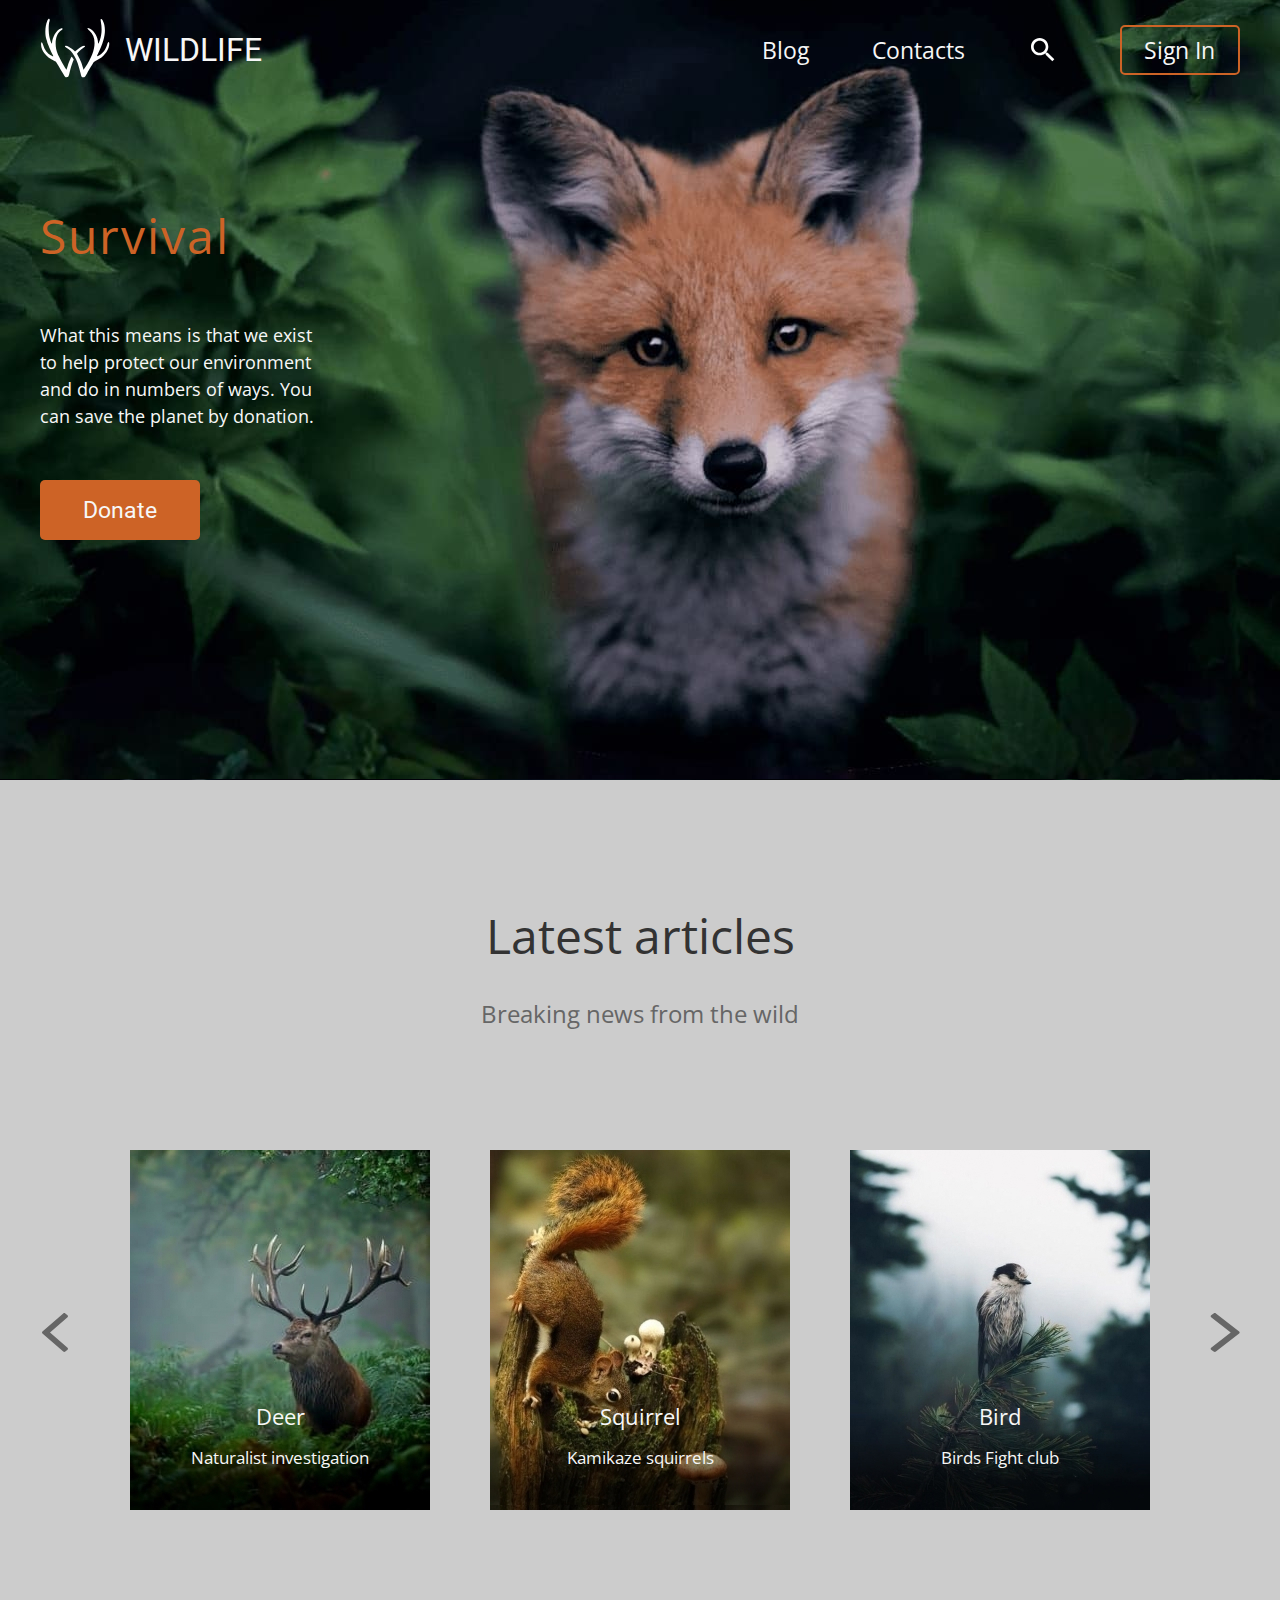
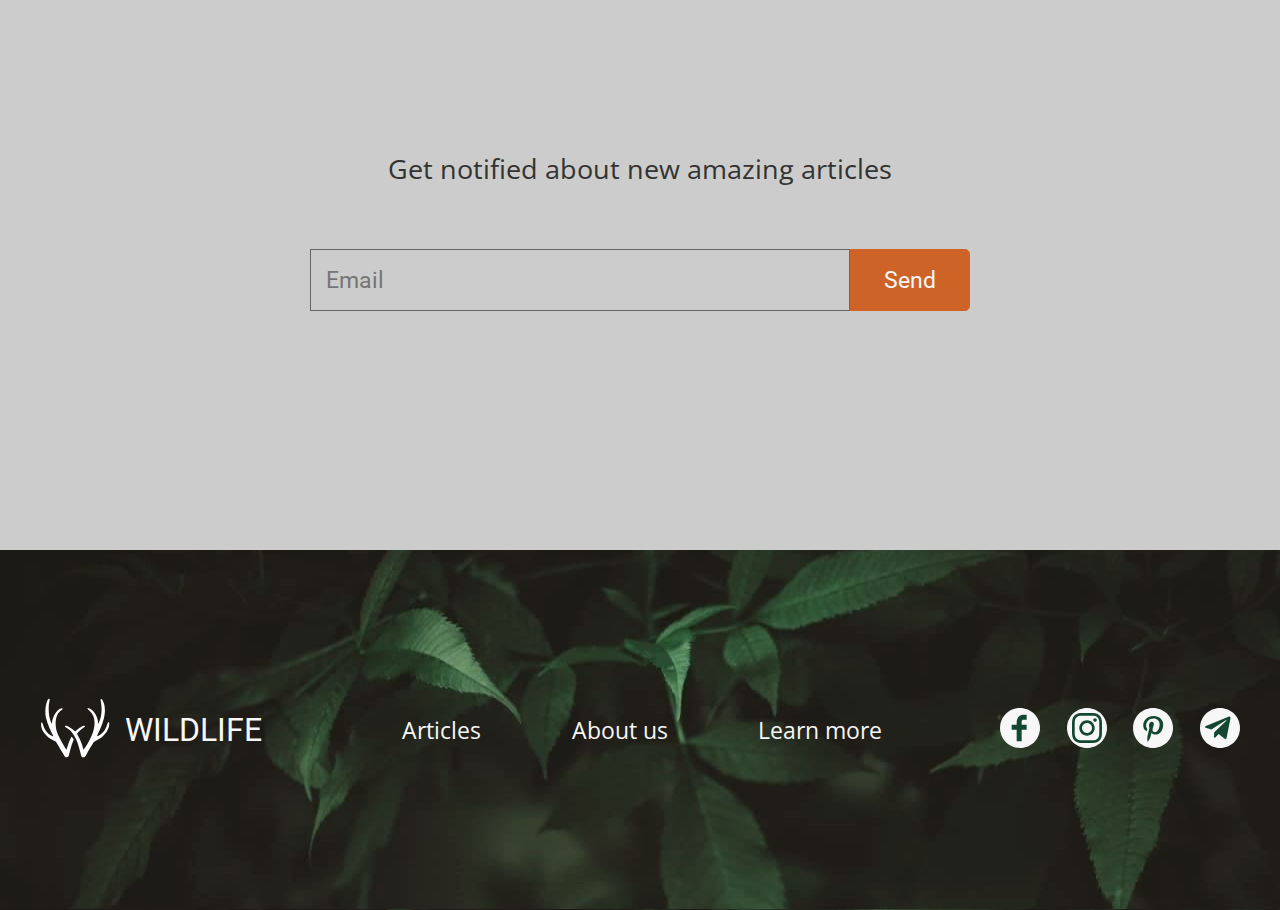
<file: index.html>
<!DOCTYPE html>
<html lang="en">

<head>
    <meta charset="UTF-8">
    <meta http-equiv="X-UA-Compatible" content="IE=edge">
    <meta name="viewport" content="width=device-width, initial-scale=1.0">
    <link rel="stylesheet" href="styles.css">
    <link rel="preconnect" href="https://fonts.gstatic.com">
    <link href="https://fonts.googleapis.com/css2?family=Open+Sans&family=Roboto&display=swap" rel="stylesheet">
    <title>Document</title>
</head>

<body>
    <div class="top-root">
        <div class="top-model">
            <div class="top-content">
                <header>
                    <div class="logo">
                        <a href="#"><img class="logo" src="assets/Logo.svg" alt="logo" id="interactive"></a>
                        <h1 class="logo">WILDLIFE</h1>
                    </div>
                    <nav class="top">
                        <ul class="nav-content">
                            <li class="nav-item blog">
                                <a href="#" class="nav-item">Blog</a>
                            </li>
                            <li class="nav-item contacts">
                                <a href="#" class="nav-item">Contacts</a>
                            </li>
                            <li class="nav-item search">
                                <a href="#" class="nav-item"><img src="assets/Search.svg" alt="Search"></a>
                            </li>
                            <li class="nav-item signIn" id="interactive">
                                <a href="#" class="nav-item signIn">Sign In</a>
                            </li>
                        </ul>
                    </nav>
                </header>
                <section class="survival">
                    <h1 class="survival">Survival</h1>
                    <p class="survival">
                        What this means is that we exist to help protect our environment and do in numbers of ways. You
                        can save the planet by donation.
                    </p>
                    <div class="survival-button">Donate</div>
                </section>
            </div>
        </div>
    </div>
    <div class="middle-root">
        <div class="middle-model">
            <div class="middle-content">
                <section class="latestArticles">
                    <h2 class="latestArticles">Latest articles</h2>
                    <p class="motto">Breaking news from the wild</p>
                    <div class="slider-container">
                        <div class="slider-content">
                            <div class="slider-leftArrow">
                                <img src="assets/LeftArrow.svg" alt="Left arrow" id="interactive">
                            </div>
                            <div class="slider-item">
                                <a href="#"><img src="assets/Deer.jpg" alt="Deer"></a>
                                <div class="slider-description">
                                    <h4 class="slider-item__name">Deer</h4>
                                    <p class="slider-item__description">Naturalist investigation</p>
                                </div>
                            </div>
                            <div class="slider-item">
                                <a href="#"><img src="assets/Squirrel.jpg" alt="Squirrel"></a>
                                <div class="slider-description">
                                    <h4 class="slider-item__name">Squirrel</h4>
                                    <p class="slider-item__description">Kamikaze squirrels</p>
                                </div>
                            </div>
                            <div class="slider-item">
                                <a href="#"><img src="assets/Bird.jpg" alt="Bird"></a>
                                <div class="slider-description">
                                    <h4 class="slider-item__name">Bird</h4>
                                    <p class="slider-item__description">Birds Fight club</p>
                                </div>
                            </div>
                            <div class="slider-rightArrow">
                                <img src="assets/RightArrow.svg" alt="Right arrow" id="interactive">
                            </div>
                        </div>
                    </div>
                </section>
                <section class="getNofified">
                    <h3 class="getNofified">Get notified about new amazing articles</h3>
                    <div class="input-container">
                        <form class="email-input">
                            <div class="input-field">
                                <input type="email" class="field" placeholder="Email" size="30px">
                            </div>
                            <div class="input-button">
                                <input type="submit" class="button" value="Send">
                            </div>
                        </form>
                    </div>
                </section>
            </div>
        </div>
    </div>
    <div class="bottom-root">
        <div class="bottom-model">
            <footer>
                <div class="logo">
                    <a href="#"><img class="logo" src="assets/Logo.svg" alt="logo" id="interactive"></a>
                    <h1 class="logo">WILDLIFE</h1>
                </div>
                <nav class="bottom">
                    <div class="nav-links">
                        <ul class="nav-content">
                            <li class="nav-item">
                                <a href="#" class="nav-item">Articles</a>
                            </li>
                            <li class="nav-item">
                                <a href="#" class="nav-item">About us</a>
                            </li>
                            <li class="nav-item">
                                <a href="#" class="nav-item">Learn more</a>
                            </li>
                        </ul>
                    </div>
                    <div class="nav-socials">
                        <ul class="nav-content">
                            <li class="nav-item">
                                <a href="#"><img src="assets/Facebook.svg" alt="Facebook" id="interactive"></a>
                            </li>
                            <li class="nav-item">
                                <a href="#"><img src="assets/Instagram.svg" alt="Instagram" id="interactive"></a>
                            </li>
                            <li class="nav-item">
                                <a href="#"><img src="assets/Pinterest.svg" alt="Pinterest" id="interactive"></a>
                            </li>
                            <li class="nav-item">
                                <a href="#"><img src="assets/Telegram.svg" alt="Telegram" id="interactive"></a>
                            </li>
                        </ul>
                    </div>
                </nav>
            </footer>
        </div>
    </div>
</body>

</html>
</file>
<file: styles.css>
html,
body {
    margin: 0;
    padding: 0;
}

html {
    width: 100%;
    height: 100%;

    background-color: #111;
}


/*------------------TOP------------------*/

div.top-root {
    display: flex;
    justify-content: center;
    width: 100%;
    height: 780px;
}

div.top-model {
    display: flex;
    justify-content: center;
    width: 1440px;

    background-color: #02160B;
    background: url("assets/Hero_Background.png");
}

div.top-content {
    width: 1200px;
}

header {
    display: flex;
    flex-direction: row;
    justify-content: space-between;
    height: 60px;
    margin-top: 20px;
    /*debug*/
}

div.logo {
    display: flex;
    align-items: center;
    width: 240px;
    height: 100%;
}

h1.logo {
    color: #F7F7F7;
    font-family: 'Roboto', sans-serif;
    font-weight: 400;
    margin-left: 15px;
}

nav.top {
    width: 480px;
    height: 100%;
}

ul.nav-content {
    display: flex;
    justify-content: space-between;
    list-style-type: none;
    height: 100%;
    padding: 0;
    margin: 0;
}

li.nav-item {
    display: flex;
    align-items: center;
    justify-content: center;
}

li.nav-item.blog {
    width: 50px;
}

li.nav-item.contacts {
    width: 96px;
}

li.nav-item.search {
    width: 32px;
}

li.nav-item.signIn {
    width: 120px;

    margin: 5px 0 5px 0;

    border: 2px solid #CD6326;
    box-sizing: border-box;
    border-radius: 5px;
}
li.nav-item.signIn:hover {
    background-color: #CD6326;;
}
li.nav-item.signIn:active {
    background-color: #8F5613;;
    border-color: #8F5613;
}

a.nav-item {
    display: flex;
    color: #F7F7F7;
    text-decoration: none;
    font-family: 'Open Sans', sans-serif;
    font-size: 23px;
}
a.nav-item:hover {
    color: #E39128;
    transform: scale(1.1);
    transition-duration: 0.2s;
}
a.nav-item:active {
    color: #8F5613;
}

a.nav-item.signIn:hover {
    transform: scale(1);
    color: #F7F7F7;
}
a.nav-item.signIn:active {
    color: #F7F7F7;
}



section.survival {
    display: flex;
    flex-direction: column;
    justify-content: space-between;

    margin-top: 120px;
    height: 340px;
}

h1.survival {
    margin: 0;

    font-family: "Open Sans";
    font-size: 48px;
    font-weight: normal;
    line-height: 150%;
    letter-spacing: 2px;

    color: #CD6326;
}

p.survival {
    width: 274px;

    font-family: "Open Sans";
    font-size: 18px;
    line-height: 150%;

    color: #F7F7F7;
}

div.survival-button {
    display: flex;
    width: 160px;
    height: 60px;
    background-color: #CD6326;

    align-items: center;
    justify-content: center;

    font-family: "Roboto";
    font-size: 23px;
    color: #F7F7F7;

    border-radius: 5px;
}


/*------------------------------------*/


div.survival-button:hover,
input.button:hover {
    background-color: #E39128;
    cursor: pointer;
}

div.survival-button:active,
input.button:active {
    background-color: #8F5613;
}

/*------------------MIDDLE------------------*/

div.middle-root {
    display: flex;
    justify-content: center;
    width: 100%;
    height: 1370px;
}

div.middle-model {
    display: flex;
    justify-content: center;
    width: 1440px;

    background-color: #cccccc;
}

div.middle-content {
    display: flex;
    align-items: flex-start;
    flex-direction: column;
    width: 1200px;
}

/*------------------section.latestArticles------------------*/

section.latestArticles {
    display: flex;
    flex-direction: column;
    align-items: center;

    margin-top: 120px;
    width: 100%;
    min-height: 610px;
}

h2.latestArticles {
    margin: 0;

    font-weight: normal;
    font-family: "Open Sans";
    font-size: 48px;
    line-height: 150%;
    text-align: center;

    color: #333333;
}

p.motto {
    font-family: "Open Sans";
    font-weight: normal;
    font-size: 24px;
    line-height: 150%;

    text-align: center;

    color: #666666;
}

div.slider-container {
    display: flex;
    align-items: flex-end;
    width: 100%;
    height: 100%;
}

div.slider-content {
    display: flex;
    justify-content: space-between;
    align-items: center;

    width: 100%;
    height: 360px;
}

div.slider-leftArrow {
    width: 30px;
    height: 70px;
}

div.slider-rightArrow {
    width: 30px;
    height: 70px;
}


div.slider-item {
    width: 300px;
    height: 100%;
    position: relative;
}

div.slider-description {
    display: flex;
    flex-direction: column;
    align-items: center;

    position: absolute;
    bottom: 0px;
    width: 100%;
    height: 72px;
    margin-bottom: 40px;
}

h4.slider-item__name {
    margin: 0;
    font-family: "Open Sans";
    font-weight: normal;
    font-size: 22px;
    line-height: 36px;
    text-align: center;

    color: #F7F7F7
}

p.slider-item__description {
    margin: 10px 0 0 0;

    font-family: "Open Sans";
    font-weight: normal;
    font-size: 17px;
    line-height: 27px;
    text-align: center;

    color: #F7F7F7;
}

/*------------------------------------*/


/*------------------section.getNofified------------------*/

section.getNofified {
    display: flex;
    flex-direction: column;
    align-items: center;
    justify-content: center;

    width: 100%;
    height: 100%;
}

h3.getNofified {
    margin: 0 0 60px 0;

    font-family: "Open Sans";
    font-weight: normal;
    font-size: 27px;
    line-height: 150%;

    color: #333333;
}


div.input-container {
    display: flex;
    width: 660px;
    height: 62px;
}

div.input-field {
    display: flex;
    width: 540px;
    height: 100%;
}

div.input-button {
    display: flex;
    width: 120px;
    height: 100%;
}

input.field {
    width: 100%;
    height: 100%;
    padding: 0 0 0 15px;

    box-sizing: border-box;
    border: 1px solid #666666;

    background-color: transparent;

    font-family: "Roboto";
    font-weight: normal;
    font-size: 23px;
    line-height: 27px;

    outline: none;
}

input.field:focus {
    border: 2px solid #222;
}

img.socials:hover {
    transform: scale(1.1);
}

input.button {
    margin: 0;
    padding: 0;

    width: 100%;
    height: 100%;

    background: #CD6326;
    border: 1px solid #CD6326;
    border-radius: 0px 5px 5px 0px;

    font-family: "Roboto";
    font-weight: normal;
    font-size: 23px;
    line-height: 27px;

    color: #F7F7F7;
    outline: none;
}

form.email-input {
    display: contents;
}

/*------------------------------------*/



/*------------------BOTTOM------------------*/


div.bottom-root {
    display: flex;
    justify-content: center;
    width: 100%;
    height: 360px;
}

div.bottom-model {
    display: flex;
    justify-content: center;
    width: 1440px;

    background-image: url("assets/Footer.jpg");
    background-color: #181617;
}

footer {
    display: flex;
    width: 1200px;
}

nav.bottom {
    display: flex;
    justify-content: space-between;
    width: 100%;
    height: 100%;
}

div.nav-links {
    margin-left: 140px;
    width: 480px;
    height: 100%;
}

div.nav-socials {
    width: 240px;
    height: 100%;
}

/*------------------------------------*/


#interactive:hover {
    transform: scale(1.1);
    transition-duration: 0.25s;
}
#interactive:active {
    transform: scale(1);
}
</file>
